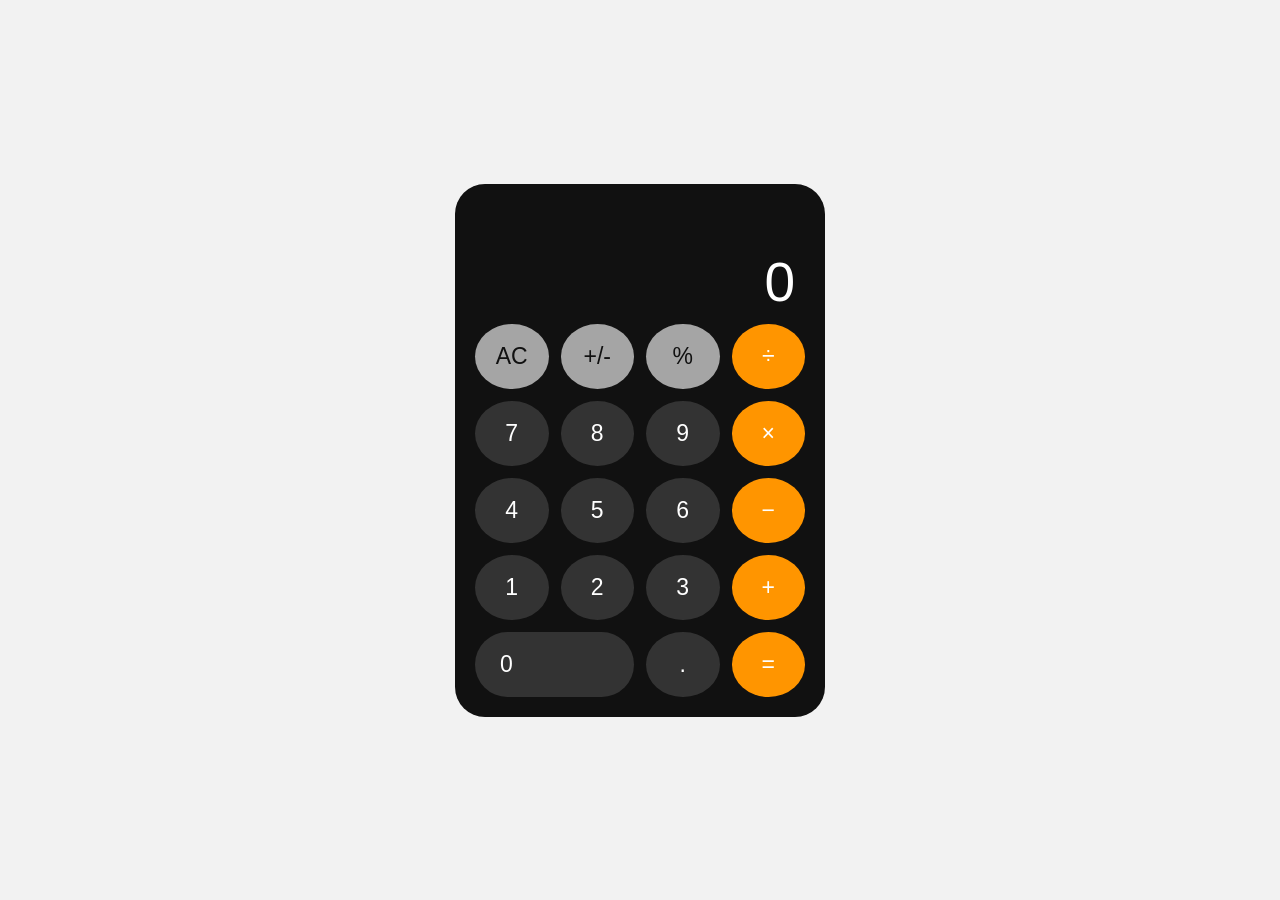
<file: lesson10/index.html>
<!DOCTYPE html>
<html lang="en">
<head>
    <meta charset="UTF-8">
    <meta name="viewport" content="width=device-width, initial-scale=1.0">
    <title>Document</title>
    <link rel="stylesheet" href="./style.css">
</head>
<body>
  <!-- <div class="calculator">

      <h1>counter</h1>
      <div class="content">
          <button id="minus">-</button>
          <span id="count">0</span>
          <button id="plus">+</button>
      </div>
  
      <button id="reset">reset</button>
      <button id="mul">mul</button>

  </div> -->

  <div class="calculator">
  <div class="display" id="display">0</div>

  <div class="buttons">
    <button class="btn gray" data-action="clear">AC</button>
    <button class="btn gray" data-action="sign">+/-</button>
    <button class="btn gray" data-action="percent">%</button>
    <button class="btn orange" data-operation="/">÷</button>

    <button class="btn" data-number="7">7</button>
    <button class="btn" data-number="8">8</button>
    <button class="btn" data-number="9">9</button>
    <button class="btn orange" data-operation="*">×</button>

    <button class="btn" data-number="4">4</button>
    <button class="btn" data-number="5">5</button>
    <button class="btn" data-number="6">6</button>
    <button class="btn orange" data-operation="-">−</button>

    <button class="btn" data-number="1">1</button>
    <button class="btn" data-number="2">2</button>
    <button class="btn" data-number="3">3</button>
    <button class="btn orange" data-operation="+">+</button>

    <button class="btn zero" data-number="0">0</button>
    <button class="btn" data-action="decimal">.</button>
    <button class="btn orange" data-action="equals">=</button>
  </div>
</div>




    <script src="./script.js"></script>
</body>
</html>
</file>
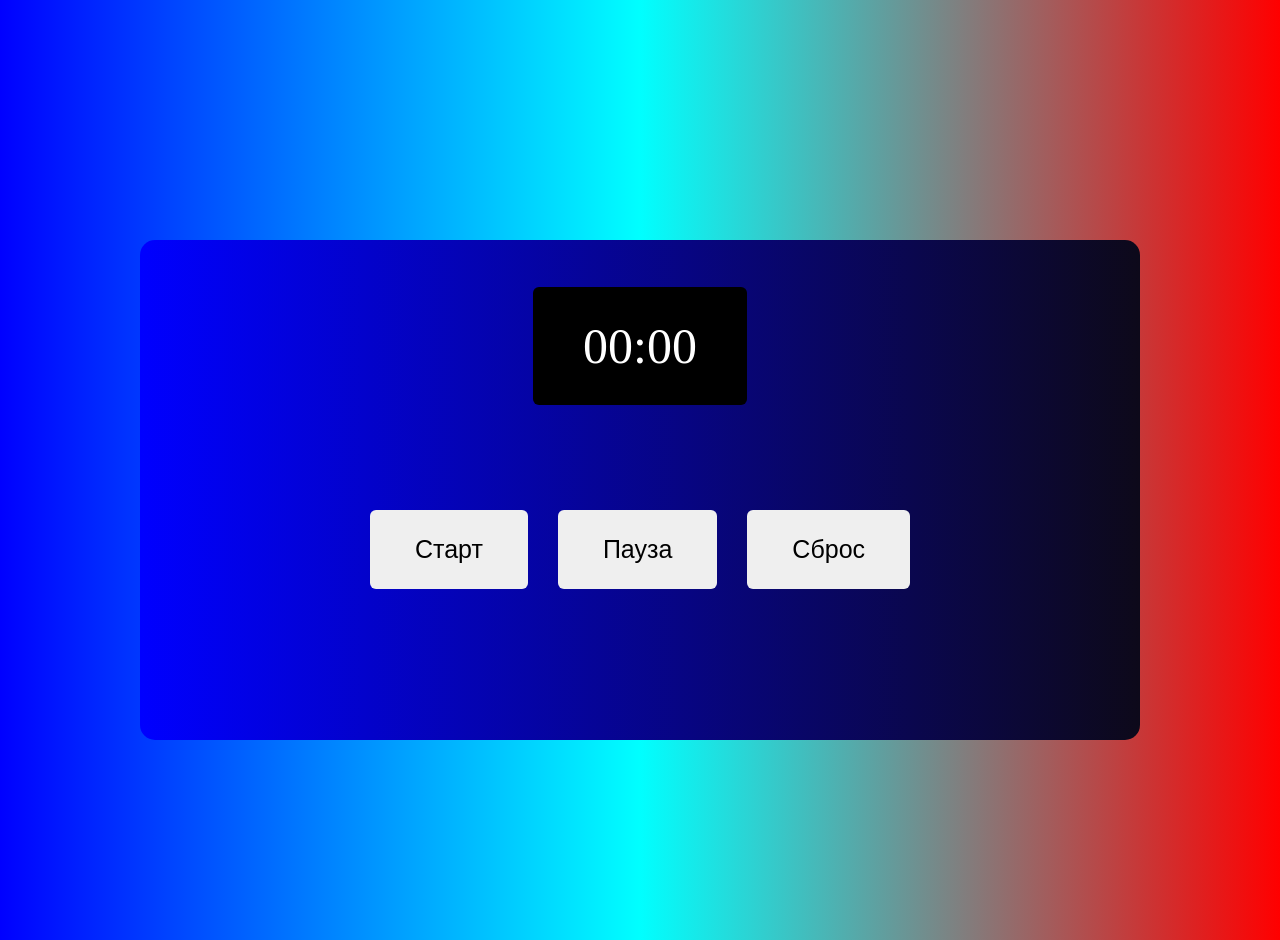
<file: lesson6/index.html>
<!doctype html>
<html lang="en">
  <head>
    <meta charset="UTF-8" />
    <meta name="viewport" content="width=device-width, initial-scale=1.0" />
    <title>Document</title>
    <link rel="stylesheet" href="./style.css" />
  </head>
  <body>
    <div class="container">
      <div class="am">
        <p id="display">00:00</p>

        <div class="btn">
          <button id="start-btn">Старт</button>

          <button id="pause-btn">Пауза</button>
          <button id="reset-btn">Сброс</button>
        </div>
      </div>
    </div>
    <script src="./ap.js"></script>
  </body>
</html>
</file>
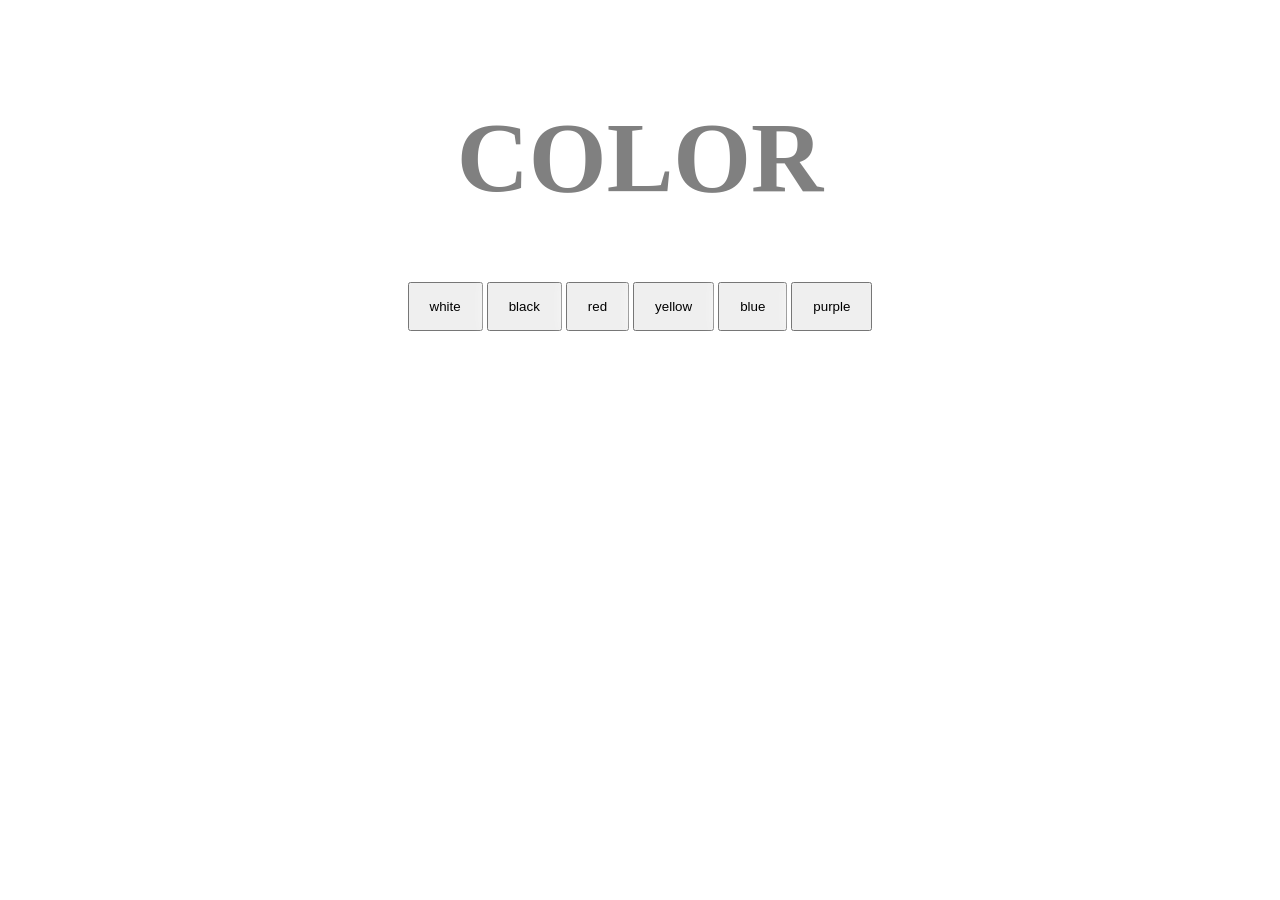
<file: lesson9/index.html>
<!doctype html>
<html lang="en">
  <head>
    <meta charset="UTF-8" />
    <meta name="viewport" content="width=device-width, initial-scale=1.0" />
    <title>Document</title>
    <link rel="stylesheet" href="./style.css" />
  </head>
  <body>
    <!-- <h1>dom</h1>
    <button id="btn1">clikc me</button>
    <button id="btn2">clikc me</button>
    <button id="btn3">clikc me</button>
<hr>
<img src="https://thumbs.dreamstime.com/z/light-bulb-line-icon-lamp-idea-light-vector-graphics-linear-pattern-white-background-eps-93959819.jpg?ct=jpeg" alt="" id="img">
<button id="on">on</button>
<button id="off">off</button> -->
  <div class="BTN">
    
    <h1>COLOR</h1>
    <button id="btn1">white</button>
    <button id="btn2">black</button>
    <button id="btn3">red</button>
    <button id="btn4">yellow</button>
    <button id="btn5">blue</button>
    <button id="btn6">purple</button>
  </div>

    <script src="./script.js"></script>
  </body>
</html>
</file>
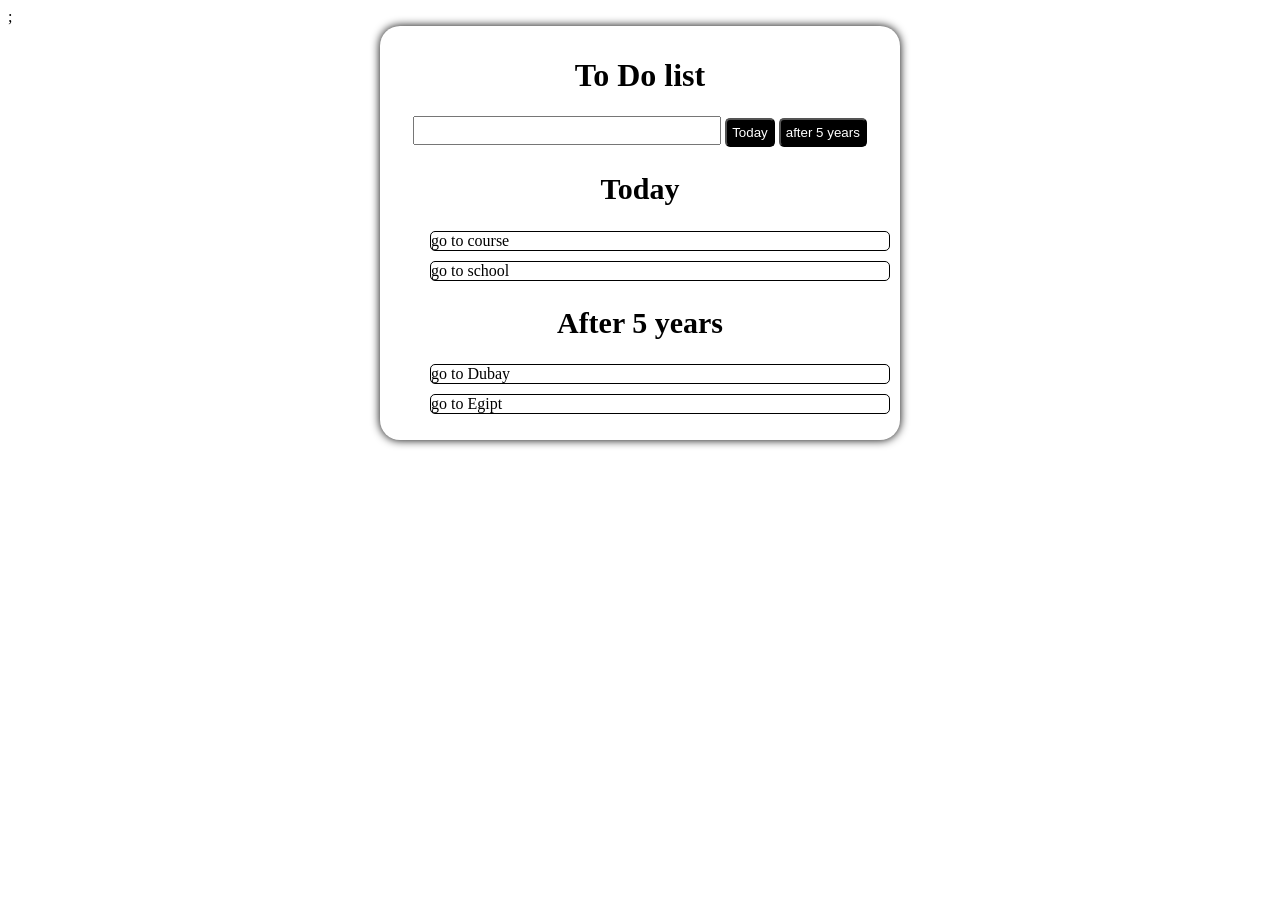
<file: .vscode/leeson11/index.html>
<!DOCTYPE html>
<html lang="en">
<head>
    <meta charset="UTF-8">
    <meta name="viewport" content="width=device-width, initial-scale=1.0">
    <title>Document</title>
    ;<link rel="stylesheet" href="./style.css">
</head>
<body>

    <div class="container">
      <h1>To Do list</h1>
      <input type="text" id="input">
       <button id="today">Today</button>
       <button id="after">after 5 years</button>

       <h2>Today</h2>
       <ul id="today List">
        <li>go to course</li>
        <li>go to school</li>
       </ul>

       <h2>After 5 years</h2>
       <ul id="futurelist">
        <li>go to Dubay</li>
        <li>go to Egipt</li>
       </ul>
    </div>

    <script src="./script.js"></script>
    
</body>
</html>
</file>
<file: lesson10/style.css>
/* body{
   text-align : center;
   padding: 15px 500px ;
}

.calculator {

  width: 400px;
  height: 200px;
  text-align: center;
  box-shadow: 0px 0px 10px #111111;
  border-radius: 10px;
}

.content {
  display: flex;
  justify-content: center;
  gap: 20px;
}

button {
  border-radius: 3px;
  margin-top: 3px;
  gap: 20px;
  background-color: aqua;
  color: white;
} */


body {
  margin: 0;
  min-height: 100vh;
  display: flex;
  justify-content: center;
  align-items: center;
  background: #f2f2f2;
  font-family: Arial, sans-serif;
}

.calculator {
  width: 330px;
  padding: 20px;
  border-radius: 30px;
  background: #111;
}

.display {
  height: 120px;
  display: flex;
  align-items: end;
  justify-content: flex-end;
  padding: 10px;
  box-sizing: border-box;

  color: white;
  font-size: 55px;
  overflow: hidden;
}

.buttons {
  display: grid;
  grid-template-columns: repeat(4, 1fr);
  gap: 12px;
}

.btn {
  height: 65px;
  border: none;
  border-radius: 50%;

  background: #333;
  color: white;

  font-size: 23px;
  cursor: pointer;
}

.btn:active {
  transform: scale(0.94);
}

.gray {
  background: #a5a5a5;
  color: #111;
}

.orange {
  background: #ff9500;
  color: white;
}

.zero {
  grid-column: span 2;
  border-radius: 40px;
  text-align: left;
  padding-left: 25px;
}
</file>
<file: lesson6/style.css>
* {
  padding: 0;
  margin: 0 auto;
}
body {
    background: linear-gradient(
        to right,
        blue,
        cyan,
        red
    );
}
.container {
  width: 90%;
  margin: 0 auto;
 
}


.am {
  display: flex;
  flex-direction: column;
  align-items: center;
  width: 1000px;
  height: 500px;
  border: 3px solid red;
  border-radius: 15px;
  margin-top: 240px;
  background: linear-gradient(to right, blue, rgb(13, 9, 26));
  border: none;
  margin-bottom: 200px ;

  p {
    color: white;
    margin-top: 47px;
    padding: 30px 50px;
    background: black;
    border-radius: 6px;
    margin-bottom: 105px;
    font-size: 50px;
  }
  button:hover {
    background-color: grey;
    background: #2196f3;
    color: white;
    border: none;
    padding: 15px 40px ;
    border-radius: 10px;
    transition: 0.3s;
    box-shadow: 0px 0px 20px white;
  }

  button {
    border: none;
    border-radius: 6px;
    padding: 25px 45px;
    background: b;
    font-size: 25px;
  }
  .btn{
    display: flex;
    gap: 30px;
  }
}
</file>
<file: lesson9/style.css>
/* .active{
    color: red;
}



img{
    width: 200px;
} */

body {
  text-align: center;
  margin-top: 100px;
  
}
button{
    box-shadow: 0 0 5px white , 0 0  15px white;
    padding: 15px 20px;
}

h1{
    color: gray;
    font-size: 100px;
}
</file>
<file: .vscode/leeson11/style.css>
.container{
  text-align: center;
  margin: auto;
  padding: 10px;
  box-shadow:  0 0 10px ;
  width: 500px;
  border-radius: 20px;
  height: 0px 20px ;
}



#input{
  width: 300px;
  font-size: 20px;
  
}

#today{
    border-radius: 5px;
    padding: 5px;
    background-color: black;
    color: white;
}

#after{
    border-radius: 5px;
    padding: 5px;
    background-color: black;
    color: white;
}

h2{
    font-size: 30px;
}
li{
    border: 1px solid black;
    border-radius: 5px;
    margin-bottom: 10px;
    list-style-type: none;
    display: flex;
    justify-content: space-between;
    align-items: center;
}
</file>
